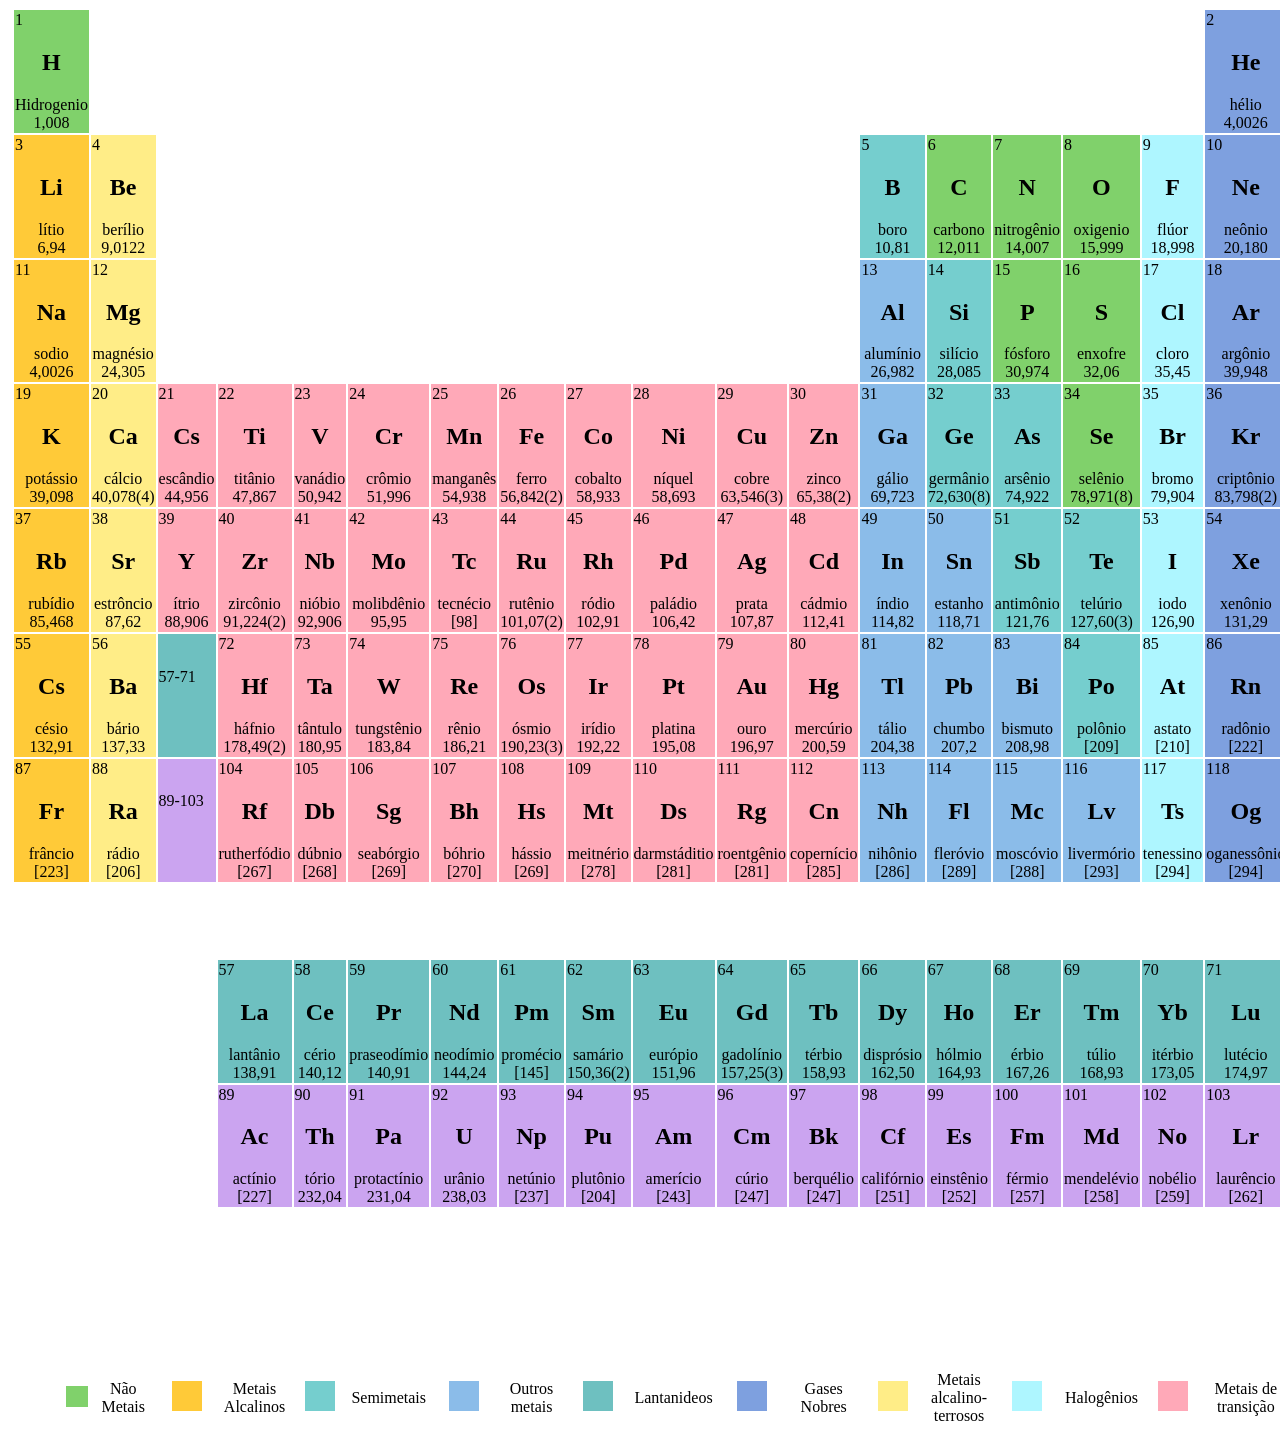
<file: index.html>
<!DOCTYPE html>
<html lang="pt- br">
<head>
    <meta charset="UTF-8">
    <meta name="viewport" content="width=device-width, initial-scale=1.0">
    <title>tabela periodica</title>
    <link rel="stylesheet" href="style.css">
</head>
<body>
    <table  >
        <tr id="">
            <td class="border">
                <div></div>
                <h2></h2>
                <br>
            </td>
            <td class="naometais">
                <div>1</div>
                <h2>H</h2>
                Hidrogenio
                <br>1,008
            </td>
            <td class=>
                <div></div>
                <h2></h2>
                <br>
            </td>
            <td class=>
                <div></div>
                <h2></h2>
                <br>
            </td>
            <td class=>
                <div></div>
                <h2></h2>
                <br>
            </td>
            <td class=>
                <div></div>
                <h2></h2>
                <br>
            </td>
            <td class="border">
                <div></div>
                <h2></h2>
                <br>
            </td>
            <td class="border">
                <div></div>
                <h2></h2>
                <br>
            </td>
            <td class="border">
                <div></div>
                <h2></h2>
                <br>
            </td>
            <td class="border">
                <div></div>
                <h2></h2>
                <br>
            </td>
            <td class="border">
                <div></div>
                <h2></h2>
                <br>
            </td>
            <td class="border">
                <div></div>
                <h2></h2>
                <br>
            </td>
            <td class="border">
                <div></div>
                <h2></h2>
                <br>
            </td>
            <td class="border">
                <div></div>
                <h2></h2>
                <br>
            </td>
            <td class="border">
                <div></div>
                <h2></h2>
                <br>
            </td>
            <td class="border">
                <div></div>
                <h2></h2>
                <br>
            </td>
            <td class="border">
                <div></div>
                <h2></h2>
                <br>
            </td>
            <td class="border">
                <div></div>
                <h2></h2>
                <br>
            </td>
            <td class="gases">
                <div>2</div>
                <h2>He</h2>
                hélio
                <br>4,0026
            </td>
            <td class="border">
                <div></div>
                <h2></h2>
                <br>
            </td>
        </tr>
        <tr id="">
            <td class="border">
                <div></div>
                <h2></h2>
                <br>
            </td>
            <td class="metaisalcalinos">
                <div>3</div>
                <h2>Li</h2>
                lítio
                <br>6,94
            </td>
            <td class="terrosos">
                <div>4</div>
                <h2>Be</h2>
                berílio
                <br>9,0122
            </td>
            <td class="border">
                <div></div>
                <h2></h2>
                <br>
            </td>
            <td class="border">
                <div></div>
                <h2></h2>
                <br>
            </td>
            <td class="border">
                <div></div>
                <h2></h2>
                <br>
            </td>
            <td class="border">
                <div></div>
                <h2></h2>
                <br>
            </td>
            <td class="border">
                <div></div>
                <h2></h2>
                <br>
            </td>
            <td class="border">
                <div></div>
                <h2></h2>
                <br>
            </td>
            <td class="border">
                <div></div>
                <h2></h2>
                <br>
            </td>
            <td class="border">
                <div></div>
                <h2></h2>
                <br>
            </td>
            <td class="border">
                <div></div>
                <h2></h2>
                <br>
            </td>
            <td class="border">
                <div></div>
                <h2></h2>
                <br>
            </td>
            <td class="semi">
                <div>5</div>
                <h2>B</h2>
                boro
                <br>10,81
            </td>
            <td class="naometais">
                <div>6</div>
                <h2>C</h2>
                carbono
                <br>12,011
            </td>
            <td class="naometais">
                <div>7</div>
                <h2>N</h2>
                nitrogênio
                <br> 14,007
            </td>
            <td class="naometais">
                <div>8</div>
                <h2>O</h2>
                oxigenio
                <br>15,999
            </td>
            <td class="halogenio">
                <div>9</div>
                <h2>F</h2>
                flúor
                <br>18,998
            </td>
            <td class="gases">
                <div>10</div>
                <h2>Ne</h2>
                neônio
                <br>20,180
            </td>
            <td class="border">
                <div></div>
                <h2></h2>
                <br>
            </td>
        </tr>
        <tr id="">
       <td class="border">
                <div></div>
                <h2></h2>
                
                <br>
            </td>
            <td class="metaisalcalinos">
                <div>11</div>
                <h2>Na</h2>
                sodio
                <br>4,0026
            </td>
            <td class="terrosos">
                <div>12</div>
                <h2>Mg</h2>
                magnésio
                <br>24,305
            </td>
            <td class=>
                <div></div>
                <h2></h2>
                <br>
            </td>
            <td class=>
                <div></div>
                <h2></h2>
                <br>
            </td>
            <td class=>
                <div></div>
                <h2></h2>
                <br>
            </td>
            <td class=>
                <div></div>
                <h2></h2>
                <br>
            </td>
            <td class=>
                <div></div>
                <h2></h2>
                <br>
            </td>
            <td class=>
                <div></div>
                <h2></h2>
                <br>
            </td>
            <td class="border">
                <div></div>
                <h2></h2>
                <br>
            </td>
            <td class="border">
                <div></div>
                <h2></h2>
                <br>
            </td>
            <td class="border">
                <div></div>
                <h2></h2>
                <br>
            </td>
            <td class="border">
                <div></div>
                <h2></h2>
                <br>
            </td>
            <td class="outros">
                <div>13</div>
                <h2>Al</h2>
                alumínio
                <br>26,982
            </td>
            <td class="semi">
                <div>14</div>
                <h2>Si</h2>
                silício
                <br>28,085
            </td>
            <td class="naometais">
                <div>15</div>
                <h2>P</h2>
                fósforo
                <br>30,974
            </td>
            <td class="naometais">
                <div>16</div>
                <h2>S</h2>
                enxofre
                <br>32,06
            </td>
            <td class="halogenio">
                <div>17</div>
                <h2>Cl</h2>
                cloro
                <br>35,45
            </td>
            <td class="gases">
                <div>18</div>
                <h2>Ar</h2>
                argônio
                <br>39,948
            </td>
            <td class="border">
                <div></div>
                <h2></h2>
                <br>
            </td>
        </tr>
        <tr id="">
            <td class="border">
                <div></div>
                <h2></h2>
                <br>
            </td>
            <td class="metaisalcalinos">
                <div>19</div>
                <h2>K</h2> 
                potássio
                <br>39,098
            </td>
            <td class="terrosos">
                <div>20</div>
                <h2>Ca</h2> 
                cálcio
                <br>40,078(4)
            </td>
            <td class="transicao">
                <div>21</div>
                <h2>Cs</h2>
                escândio
                <br>44,956
            </td>
            <td class="transicao">
                <div>22</div>
                <h2>Ti</h2>
                titânio
                <br>47,867
            </td>
            <td class="transicao">
                <div>23</div>
                <h2>V</h2> 
                vanádio
                <br>50,942
            </td>
            <td class="transicao">
                <div>24</div>
                <h2>Cr</h2>
                crômio
                <br>51,996
            </td>
            <td class="transicao">
                <div>25</div>
                <h2>Mn</h2>
                manganês
                <br>54,938
            </td>
            <td class="transicao">
                <div>26</div>
                <h2>Fe</h2>
                ferro
                <br>56,842(2)
            </td>
            <td class="transicao">
                <div>27</div>
                <h2>Co</h2>
                cobalto
                <br>58,933
            </td>
            <td class="transicao">
                <div>28</div>
                <h2>Ni</h2>
                níquel
                <br>58,693
            </td>
            <td class="transicao">
                <div>29</div>
                <h2>Cu</h2>
                cobre
                <br>63,546(3)
            </td>
            <td class="transicao">
                <div>30</div>
                <h2>Zn</h2>
                zinco
                <br>65,38(2)
            </td>
            <td class="outros">
                <div>31</div>
                <h2>Ga</h2>
                gálio
                <br>69,723
            </td>
            <td class="semi">
                <div>32</div>
                <h2>Ge</h2>
                germânio
                <br>72,630(8)
            </td>
            <td class="semi">
                <div>33</div>
                <h2>As</h2> 
                arsênio
                <br>74,922
            </td>
            <td class="naometais">
                <div>34</div>
                <h2>Se</h2>
                selênio
                <br>78,971(8)
            </td>
            <td class="halogenio">
                <div>35</div>
                <h2>Br</h2>
                bromo
                <br>79,904
            </td>
            <td class="gases">
                <div>36</div>
                <h2>Kr</h2>
                criptônio
                <br>83,798(2)
            </td>
            <td class="border">
                <div></div>
                <h2></h2>
                <br>
            </td>
        </tr>
        <tr id="">
            <td class="border">
                <div></div>
                <h2></h2>
                <br>
            </td>
            <td class="metaisalcalinos">
                <div>37</div>
                <h2>Rb</h2>
                rubídio
                <br>85,468
            </td>
            <td class="terrosos">
                <div>38</div>
                <h2>Sr</h2>
                estrôncio
                <br>87,62
            </td>
            <td class="transicao">
                <div>39</div>
                <h2>Y</h2>
                ítrio
                <br>88,906
            </td>
            <td class="transicao">
                <div>40</div>
                <h2>Zr</h2>
                zircônio
                <br>91,224(2)
            </td>
            <td class="transicao">
                <div>41</div>
                <h2>Nb</h2>
                nióbio
                <br>92,906
            </td>
            <td class="transicao">
                <div>42</div>
                <h2>Mo</h2>
                molibdênio
                <br>95,95
            </td>
            <td class="transicao">
                <div>43</div>
                <h2>Tc</h2>
                tecnécio
                <br>[98]
            </td>
            <td class="transicao">
                <div>44</div>
                <h2>Ru</h2>
                rutênio
                <br>101,07(2)
            </td>
            <td class="transicao">
                <div>45</div>
                <h2>Rh</h2>
                ródio
                <br>102,91
            </td>
            <td class="transicao">
                <div>46</div>
                <h2>Pd</h2>
                paládio
                <br>106,42
            </td>
            <td class="transicao">
                <div>47</div>
                <h2>Ag</h2>
                prata
                <br>107,87
            </td>
            <td class="transicao">
                <div>48</div>
                <h2>Cd</h2>
                cádmio
                <br>112,41
            </td>
            <td class="outros">
                <div>49</div>
                <h2>In</h2>
                índio
                <br>114,82
            </td>
            <td class="outros">
                <div>50</div>
                <h2>Sn</h2>
                estanho
                <br>118,71
            </td>
            <td class="semi">
                <div>51</div>
                <h2>Sb</h2>
                antimônio
                <br>121,76
            </td>
            <td class="semi">
                <div>52</div>
                <h2>Te</h2>
                telúrio
                <br>127,60(3)
            </td>
            <td class="halogenio">
                <div>53</div>
                <h2>I</h2>
                iodo
                <br>126,90
            </td>
            <td class="gases">
                <div>54</div>
                <h2>Xe</h2>
                xenônio
                <br>131,29
            </td>
            <td class="border">
                <div></div>
                <h2></h2>
                <br>
            </td>
        </tr>
        <tr id="">
            <td class="border">
                <div></div>
                <h2></h2>
                <br>
            </td>
            <td class="metaisalcalinos">
                <div>55</div>
                <h2>Cs</h2>
                césio
                <br>132,91
            </td>
            <td class="terrosos">
                <div>56</div>
                <h2>Ba</h2>
                bário
                <br>137,33
            </td>
            <td class="lantanideos">
                <div>57-71</div>
                <h2></h2>
                <br>
            </td>
            <td class="transicao">
                <div>72</div>
                <h2>Hf</h2>
                háfnio
                <br>178,49(2)
            </td>
            <td class="transicao">
                <div>73</div>
                <h2>Ta</h2>
                tântulo
                <br>180,95
            </td>
            <td class="transicao">
                <div>74</div>
                <h2>W</h2>
                tungstênio
                <br>183,84
            </td>
            <td class="transicao">
                <div>75</div>
                <h2>Re</h2>
                rênio
                <br>186,21
            </td>
            <td class="transicao">
                <div>76</div>
                <h2>Os</h2>
                ósmio
                <br>190,23(3)
            </td>
            <td class="transicao">
                <div>77</div>
                <h2>Ir</h2>
                irídio
                <br>192,22
            </td>
            <td class="transicao">
                <div>78</div>
                <h2>Pt</h2>
                platina
                <br>195,08
            </td>
            <td class="transicao">
                <div>79</div>
                <h2>Au</h2>
                ouro
                <br>196,97
            </td>
            <td class="transicao">
                <div>80</div>
                <h2>Hg</h2>
                mercúrio
                <br>200,59
            </td>
            <td class="outros">
                <div>81</div>
                <h2>Tl</h2>
                tálio
                <br>204,38
            </td>
            <td class="outros">
                <div>82</div>
                <h2>Pb</h2>
                chumbo
                <br>207,2
            </td>
            <td class="outros">
                <div>83</div>
                <h2>Bi</h2>
                bismuto
                <br>208,98
            </td>
            <td class="semi">
                <div>84</div>
                <h2>Po</h2>
                polônio
                <br>[209]
            </td>
            <td class="halogenio">
                <div>85</div>
                <h2>At</h2>
                astato
                <br>[210]
            </td>
            <td class="gases">
                <div>86</div>
                <h2>Rn</h2>
                radônio
                <br>[222]
            </td>
            <td class="">
                <div></div>
                <h2></h2>
                <br>
            </td>
        </tr>
        <tr id="">
            <td class="border">
                <div></div>
                <h2></h2>
                <br>
            </td>
            <td class="metaisalcalinos">
                <div>87</div>
                <h2>Fr</h2>
                frâncio
                <br>[223]
            </td>
            <td class="terrosos">
                <div>88</div>
                <h2>Ra</h2>
                rádio
                <br>[206]
            </td>
            <td class="actinidios">
                <div>89-103</div>
                <h2></h2>
                <br>
            </td>
            <td class="transicao">
                <div>104</div>
                <h2>Rf</h2>
                rutherfódio
                <br>[267]
            </td>
            <td class="transicao">
                <div>105</div>
                <h2>Db</h2>
                dúbnio
                <br>[268]
            </td>
            <td class="transicao">
                <div>106</div>
                <h2>Sg</h2>
                seabórgio
                <br>[269]
            </td>
            <td class="transicao">
                <div>107</div>
                <h2>Bh</h2>
                bóhrio
                <br>[270]
            </td>
            <td class="transicao">
                <div>108</div>
                <h2>Hs</h2>
                hássio
                <br>[269]
            </td>
            <td class="transicao">
                <div>109</div>
                <h2>Mt</h2>
                meitnério
                <br>[278]
            </td>
            <td class="transicao">
                <div>110</div>
                <h2>Ds</h2>
                darmstáditio
                <br>[281]
            </td>
            <td class="transicao">
                <div>111</div>
                <h2>Rg</h2>
                roentgênio
                <br>[281]
            </td>
            <td class="transicao">
                <div>112</div>
                <h2>Cn</h2>
                copernício
                <br>[285]
            </td>
            <td class="outros">
                <div>113</div>
                <h2>Nh</h2>
                nihônio
                <br>[286]
            </td>
            <td class="outros">
                <div>114</div>
                <h2>Fl</h2>
                fleróvio
                <br>[289]
            </td>
            <td class="outros">
                <div>115</div>
                <h2>Mc</h2>
                moscóvio
                <br>[288]
            </td>
            <td class="outros">
                <div>116</div>
                <h2>Lv</h2>
                livermório
                <br>[293]
            </td>
            <td class="halogenio">
                <div>117</div>
                <h2>Ts</h2>
                tenessino
                <br>[294]
            </td>
            <td class="gases">
                <div>118</div>
                <h2>Og</h2>
                oganessônio
                <br>[294]
            </td>
            <td class="border">
                <div></div>
                <h2></h2>
                <br>
            </td>
        </tr>
        <tr id="">
            <td class="border">
                <div></div>
                <h2></h2>
                <br>
            </td>
            <td class="border">
                <div></div>
                <h2></h2>
                <br>
            </td>
            <td class="border">
                <div></div>
                <h2></h2>
                <br>
            </td>
            <td class="border">
                <div></div>
                <h2></h2>
                <br>
            </td>
            <td class="border">
                <div></div>
                <h2></h2>
                <br>
            </td>
            <td class="border">
                <div></div>
                <h2></h2>
                <br>
            </td>
            <td class="border">
                <div></div>
                <h2></h2>
                <br>
            </td>
            <td class="border">
                <div></div>
                <h2></h2>
                <br>
            </td>
            <td class="border">
                <div></div>
                <h2></h2>
                <br>
            </td>
            <td class="border">
                <div></div>
                <h2></h2>
                <br>
            </td>
            <td class="border">
                <div></div>
                <h2></h2>
                <br>
            </td>
            <td class="border">
                <div></div>
                <h2></h2>
                <br>
            </td>
            <td class="border">
                <div></div>
                <h2></h2>
                <br>
            </td>
            <td class="border">
                <div></div>
                <h2></h2>
                <br>
            </td>
            <td class="border">
                <div></div>
                <h2></h2>
                <br>
            </td>
            <td class="border">
                <div></div>
                <h2></h2>
                <br>
            </td>
            <td class="border">
                <div></div>
                <h2></h2>
                <br>
            </td>
            <td class="border">
                <div></div>
                <h2></h2>
                <br>
            </td>
            <td class="border">
                <div></div>
                <h2></h2>
                <br>
            </td>
            <td class="border">
                <div></div>
                <h2></h2>
                <br>
            </td>
        </tr>
        <tr id="">
            <td class="border">
                <div></div>
                <h2></h2>
                <br>
            </td>
            <td class="border">
                <div></div>
                <h2></h2>
                <br>
            </td>
        </td>
        <td class="border">
            <div></div>
            <h2></h2>
            <br>
        </td>
        <td class="border">
            <div></div>
            <h2></h2>
            <br>
        </td>
            <td class="lantanideos">
                <div>57</div>
                <h2>La</h2>
                lantânio
                <br>138,91
            </td>
            <td class="lantanideos">
                <div>58</div>
                <h2>Ce</h2>
                cério
                <br>140,12
            </td>
            <td class="lantanideos">
                <div>59</div>
                <h2>Pr</h2>
                praseodímio
                <br>140,91
            </td>
            <td class="lantanideos">
                <div>60</div>
                <h2>Nd</h2>
                neodímio
                <br>144,24
            </td>
            <td class="lantanideos">
                <div>61</div>
                <h2>Pm</h2>
                promécio
                <br>[145]
            </td>
            <td class="lantanideos">
                <div>62</div>
                <h2>Sm</h2>
                samário
                <br>150,36(2)
            </td>
            <td class="lantanideos">
                <div>63</div>
                <h2>Eu</h2>
                európio
                <br>151,96
            </td>
            <td class="lantanideos">
                <div>64</div>
                <h2>Gd</h2>
                gadolínio
                <br>157,25(3)
            </td>
            <td class="lantanideos">
                <div>65</div>
                <h2>Tb</h2>
                térbio
                <br>158,93
            </td>
            <td class="lantanideos">
                <div>66</div>
                <h2>Dy</h2>
                disprósio
                <br>162,50
            </td>
            <td class="lantanideos">
                <div>67</div>
                <h2>Ho</h2>
                hólmio
                <br>164,93
            </td>
            <td class="lantanideos">
                <div>68</div>
                <h2>Er</h2>
                érbio
                <br>167,26
            </td>
            <td class="lantanideos">
                <div>69</div>
                <h2>Tm</h2>
                túlio
                <br>168,93
            </td>
            <td class="lantanideos">
                <div>70</div>
                <h2>Yb</h2>
                itérbio
                <br>173,05
            </td>
            <td class="lantanideos">
                <div>71</div>
                <h2>Lu</h2>
                lutécio
                <br>174,97
            </td>
            <td class="border">
                <div></div>
                <h2></h2>
                <br>
            </td>
            <td class="border">
                <div></div>
                <h2></h2>
                <br>
            </td>
            <td class="border">
                <div></div>
                <h2></h2>
                <br>
            </td>
        </tr>
        <tr id="">
            <td class="border">
                <div></div>
                <h2></h2>
                <br>
            </td>
            <td class="border">
                <div></div>
                <h2></h2>
                <br>
            </td>
            <td class="border">
                <div></div>
                <h2></h2>
                <br>
            </td>
            <td class="border">
                <div></div>
                <h2></h2>
                <br>
            </td>
            <td class="actinidios">
                <div>89</div>
                <h2>Ac</h2>
                actínio
                <br>[227]
            </td>
            <td class="actinidios">
                <div>90</div>
                <h2>Th</h2>
                tório
                <br>232,04
            </td>
            <td class="actinidios">
                <div>91</div>
                <h2>Pa</h2>
                protactínio
                <br>231,04
            </td>
            <td class="actinidios">
                <div>92</div>
                <h2>U</h2>
                urânio
                <br>238,03
            </td>
            <td class="actinidios">
                <div>93</div>
                <h2>Np</h2>
                netúnio
                <br>[237]
            </td>
            <td class="actinidios">
                <div>94</div>
                <h2>Pu</h2>
                plutônio
                <br>[204]
            </td>
            <td class="actinidios">
                <div>95</div>
                <h2>Am</h2>
                amerício
                <br>[243]
            </td>
            <td class="actinidios">
                <div>96</div>
                <h2>Cm</h2>
                cúrio
                <br>[247]
            </td>
            <td class="actinidios">
                <div>97</div>
                <h2>Bk</h2>
                berquélio
                <br>[247]
            </td>
            <td class="actinidios">
                <div>98</div>
                <h2>Cf</h2>
                califórnio
                <br>[251]
            </td>
            <td class="actinidios">
                <div>99</div>
                <h2>Es</h2>
                einstênio
                <br>[252]
            </td>
            <td class="actinidios">
                <div>100</div>
                <h2>Fm</h2>
                férmio
                <br>[257]
            </td>
            <td class="actinidios">
                <div>101</div>
                <h2>Md</h2>
                mendelévio
                <br>[258]
            </td>
            <td class="actinidios">
                <div>102</div>
                <h2>No</h2>
                nobélio
                <br>[259]
            </td>
            <td class="actinidios">
                <div>103</div>
                <h2>Lr</h2>
                laurêncio
                <br>[262]
            </td>
            <td class="border">
                <div></div>
                <h2></h2>
                <br>
            </td>
        </tr>
        <tr id="">
            <td class="border">
                <div></div>
                <h2></h2>
                <br>
            </td>
            <td class="border">
                <div></div>
                <h2></h2>
                <br>
            </td>
            <td class="border">
                <div></div>
                <h2></h2>
                <br>
            </td>
            <td class="border">
                <div></div>
                <h2></h2>
                <br>
            </td>
            <td class="border">
                <div></div>
                <h2></h2>
                <br>
            </td>
            <td class="border">
                <div></div>
                <h2></h2>
                <br>
            </td>
            <td class="border">
                <div></div>
                <h2></h2>
                <br>
            </td>
            <td class="border">
                <div></div>
                <h2></h2>
                <br>
            </td>
            <td class="border">
                <div></div>
                <h2></h2>
                <br>
            </td>
            <td class="border">
                <div></div>
                <h2></h2>
                <br>
            </td>
            <td class="border">
                <div></div>
                <h2></h2>
                <br>
            </td>
            <td class="border">
                <div></div>
                <h2></h2>
                <br>
            </td>
            <td class="border">
                <div></div>
                <h2></h2>
                <br>
            </td>
            <td class="border">
                <div></div>
                <h2></h2>
                <br>
            </td>
            <td class="border">
                <div></div>
                <h2></h2>
                <br>
            </td>
            <td class="border">
                <div></div>
                <h2></h2>
                <br>
            </td>
            <td class="border">
                <div></div>
                <h2></h2>
                <br>
            </td>
            <td class="border">
                <div></div>
                <h2></h2>
                <br>
            </td>
            <td class="border">
                <div></div>
                <h2></h2>
                <br>
            </td>
            <td class="border">
                <div></div>
                <h2></h2>
                <br>
            </td>
        </tr>
        <tr id="">
            <td class="border">
                <div></div>
                <h2></h2>
                <br>
            </td>
            <td class="border">
                <div></div>
                <h2></h2>
                <br>
            </td>
            <td class="border">
                <div></div>
                <h2></h2>
                <br>
            </td>
            <td class="border">
                <div></div>
                <h2></h2>
                <br>
            </td>
            <td class="border">
                <div></div>
                <h2></h2>
                <br>
            </td>
            <td class="border">
                <div></div>
                <h2></h2>
                <br>
            </td>
            <td class="border">
                <div></div>
                <h2></h2>
                <br>
            </td>
            <td class="border">
                <div></div>
                <h2></h2>
                <br>
            </td>
            <td class="border">
                <div></div>
                <h2></h2>
                <br>
            </td>
            <td class="border">
                <div></div>
                <h2></h2>
                <br>
            </td>
            <td class="border">
                <div></div>
                <h2></h2>
                <br>
            </td>
            <td class="border">
                <div></div>
                <h2></h2>
                <br>
            </td>
            <td class="border">
                <div></div>
                <h2></h2>
                <br>
            </td>
            <td class="border">
                <div></div>
                <h2></h2>
                <br>
            </td>
            <td class="border">
                <div></div>
                <h2></h2>
                <br>
            </td>
            <td class="border">
                <div></div>
                <h2></h2>
                <br>
            </td>
            <td class="border">
                <div></div>
                <h2></h2>
                <br>
            </td>
            <td class="border">
                <div></div>
                <h2></h2>
                <br>
            </td>
            <td class="border">
                <div></div>
                <h2></h2>
                <br>
            </td>
            <td class="border">
                <div></div>
                <h2></h2>
                <br>
            </td>
        </tr>

     <tr>
        <td></td>
        <td><div class="quadrado"></div></td>
        <td> Não Metais</td>
        <td><div class="quadrado2"></div></td>
        <td> Metais Alcalinos</td>
        <td><div class="quadrado3"></div></td>
        <td>Semimetais</td>
        <td><div class="quadrado4"></div></td>
        <td>Outros metais</td>
        <td><div class="quadrado5"></div></td>
        <td>Lantanideos</td>
        <td><div class="quadrado6"></div></td>
        <td>Gases Nobres</td>
        <td><div class="quadrado7"></div></td>
        <td>Metais alcalino-terrosos</td>
        <td><div class="quadrado8"></div></td>
        <td>Halogênios</td>
        <td><div class="quadrado9"></div></td>
        <td>Metais de transição</td>
        <td><div class="quadrado10"></div></td>
        <td>Actinídios</td>
       
    </tr>


  </table>










</body>
</html>
</file>
<file: style.css>
css 
*{
  box-sizing: border-box;
  margin: 0;
}

table {
    width: 100%; /* 80% da largura da tela */
    height: 97vh /* Altura fixa */
    
  }

td {width: 5%;
      height: 8vh;

      text-align: center;}

div { text-align: left;


}

.naometais{
  background-color: rgb(128, 209, 107);
}
.metaisalcalinos{
  background-color: rgb(255, 202, 56);
}
.terrosos {

  background-color: rgb(255, 237, 135);
}
.transicao {
background-color: rgb(255, 169, 184);

}
.lantanideos {

  background-color: rgb(110, 192, 192);
}
.actinidios {

  background-color: rgb(203, 164, 240);
}
.gases {

  background-color: rgb(126, 160, 223);
}
.outros {
background-color: rgb(139, 188, 233);

}
.semi {

  background-color: rgb(117, 206, 206);
}
.halogenio {

  background-color: rgb(174, 246, 255);
}

.quadrado {
  width: 30%;
  margin-left:70% ;                
  height: 30%;             
  background-color: rgb(128, 209, 107);  
  display: inline-block;      /* Faz o quadrado ficar na linha com texto, se necessário */
}


.quadrado2 {
  width: 30px;                /* Define a largura */
  height: 30px;               /* Define a altura igual a largura */
  background-color: rgb(255, 202, 56);  /* Define a cor (pode ser nome, hex ou rgb) */
  display: inline-block;      /* Faz o quadrado ficar na linha com texto, se necessário */
}

.quadrado3 {
  width: 30px;                /* Define a largura */
  height: 30px;               /* Define a altura igual a largura */
  background-color: rgb(117, 206, 206);  /* Define a cor (pode ser nome, hex ou rgb) */
  display: inline-block;      /* Faz o quadrado ficar na linha com texto, se necessário */
}

.quadrado4 {
  width: 30px;                /* Define a largura */
  height: 30px;               /* Define a altura igual a largura */
  background-color: rgb(139, 188, 233);  /* Define a cor (pode ser nome, hex ou rgb) */
  display: inline-block;      /* Faz o quadrado ficar na linha com texto, se necessário */
}


.quadrado5 {
  width: 30px;                /* Define a largura */
  height: 30px;               /* Define a altura igual a largura */
  background-color: rgb(110, 192, 192);  /* Define a cor (pode ser nome, hex ou rgb) */
  display: inline-block;      /* Faz o quadrado ficar na linha com texto, se necessário */
}


.quadrado6 {
  width: 30px;                /* Define a largura */
  height: 30px;               /* Define a altura igual a largura */
  background-color: rgb(126, 160, 223);  /* Define a cor (pode ser nome, hex ou rgb) */
  display: inline-block;      /* Faz o quadrado ficar na linha com texto, se necessário */
}


.quadrado7 {
  width: 30px;                /* Define a largura */
  height: 30px;               /* Define a altura igual a largura */
  background-color: rgb(255, 237, 135);  /* Define a cor (pode ser nome, hex ou rgb) */
  display: inline-block;      /* Faz o quadrado ficar na linha com texto, se necessário */
}


.quadrado8 {
  width: 30px;                /* Define a largura */
  height: 30px;               /* Define a altura igual a largura */
  background-color: rgb(174, 246, 255);  /* Define a cor (pode ser nome, hex ou rgb) */
  display: inline-block;      /* Faz o quadrado ficar na linha com texto, se necessário */
}

.quadrado9 {
  width: 30px;                /* Define a largura */
  height: 30px;               /* Define a altura igual a largura */
  background-color: rgb(255, 169, 184);  /* Define a cor (pode ser nome, hex ou rgb) */
  display: inline-block;      /* Faz o quadrado ficar na linha com texto, se necessário */
}


.quadrado10 {
  width: 30px;                /* Define a largura */
  height: 30px;               /* Define a altura igual a largura */
  background-color: rgb(203, 164, 240);  /* Define a cor (pode ser nome, hex ou rgb) */
  display: inline-block;      /* Faz o quadrado ficar na linha com texto, se necessário */
}
</file>
<file: meu site/style.css>
css 
*{
  box-sizing: border-box;
  margin: 0;
}

table {
    width: 100%; /* 80% da largura da tela */
    height: 97vh /* Altura fixa */
    
  }

td {width: 5%;
      height: 8vh;

      text-align: center;}

div { text-align: left;


}

.naometais{
  background-color: rgb(128, 209, 107);
}
.metaisalcalinos{
  background-color: rgb(255, 202, 56);
}
.terrosos {

  background-color: rgb(255, 237, 135);
}
.transicao {
background-color: rgb(255, 169, 184);

}
.lantanideos {

  background-color: rgb(110, 192, 192);
}
.actinidios {

  background-color: rgb(203, 164, 240);
}
.gases {

  background-color: rgb(126, 160, 223);
}
.outros {
background-color: rgb(139, 188, 233);

}
.semi {

  background-color: rgb(117, 206, 206);
}
.halogenio {

  background-color: rgb(174, 246, 255);
}

.quadrado {
  width: 30%;
  margin-left:70% ;                
  height: 30%;             
  background-color: rgb(128, 209, 107);  
  display: inline-block;      /* Faz o quadrado ficar na linha com texto, se necessário */
}


.quadrado2 {
  width: 30px;                /* Define a largura */
  height: 30px;               /* Define a altura igual a largura */
  background-color: rgb(255, 202, 56);  /* Define a cor (pode ser nome, hex ou rgb) */
  display: inline-block;      /* Faz o quadrado ficar na linha com texto, se necessário */
}

.quadrado3 {
  width: 30px;                /* Define a largura */
  height: 30px;               /* Define a altura igual a largura */
  background-color: rgb(117, 206, 206);  /* Define a cor (pode ser nome, hex ou rgb) */
  display: inline-block;      /* Faz o quadrado ficar na linha com texto, se necessário */
}

.quadrado4 {
  width: 30px;                /* Define a largura */
  height: 30px;               /* Define a altura igual a largura */
  background-color: rgb(139, 188, 233);  /* Define a cor (pode ser nome, hex ou rgb) */
  display: inline-block;      /* Faz o quadrado ficar na linha com texto, se necessário */
}


.quadrado5 {
  width: 30px;                /* Define a largura */
  height: 30px;               /* Define a altura igual a largura */
  background-color: rgb(110, 192, 192);  /* Define a cor (pode ser nome, hex ou rgb) */
  display: inline-block;      /* Faz o quadrado ficar na linha com texto, se necessário */
}


.quadrado6 {
  width: 30px;                /* Define a largura */
  height: 30px;               /* Define a altura igual a largura */
  background-color: rgb(126, 160, 223);  /* Define a cor (pode ser nome, hex ou rgb) */
  display: inline-block;      /* Faz o quadrado ficar na linha com texto, se necessário */
}


.quadrado7 {
  width: 30px;                /* Define a largura */
  height: 30px;               /* Define a altura igual a largura */
  background-color: rgb(255, 237, 135);  /* Define a cor (pode ser nome, hex ou rgb) */
  display: inline-block;      /* Faz o quadrado ficar na linha com texto, se necessário */
}


.quadrado8 {
  width: 30px;                /* Define a largura */
  height: 30px;               /* Define a altura igual a largura */
  background-color: rgb(174, 246, 255);  /* Define a cor (pode ser nome, hex ou rgb) */
  display: inline-block;      /* Faz o quadrado ficar na linha com texto, se necessário */
}

.quadrado9 {
  width: 30px;                /* Define a largura */
  height: 30px;               /* Define a altura igual a largura */
  background-color: rgb(255, 169, 184);  /* Define a cor (pode ser nome, hex ou rgb) */
  display: inline-block;      /* Faz o quadrado ficar na linha com texto, se necessário */
}


.quadrado10 {
  width: 30px;                /* Define a largura */
  height: 30px;               /* Define a altura igual a largura */
  background-color: rgb(203, 164, 240);  /* Define a cor (pode ser nome, hex ou rgb) */
  display: inline-block;      /* Faz o quadrado ficar na linha com texto, se necessário */
}
</file>
